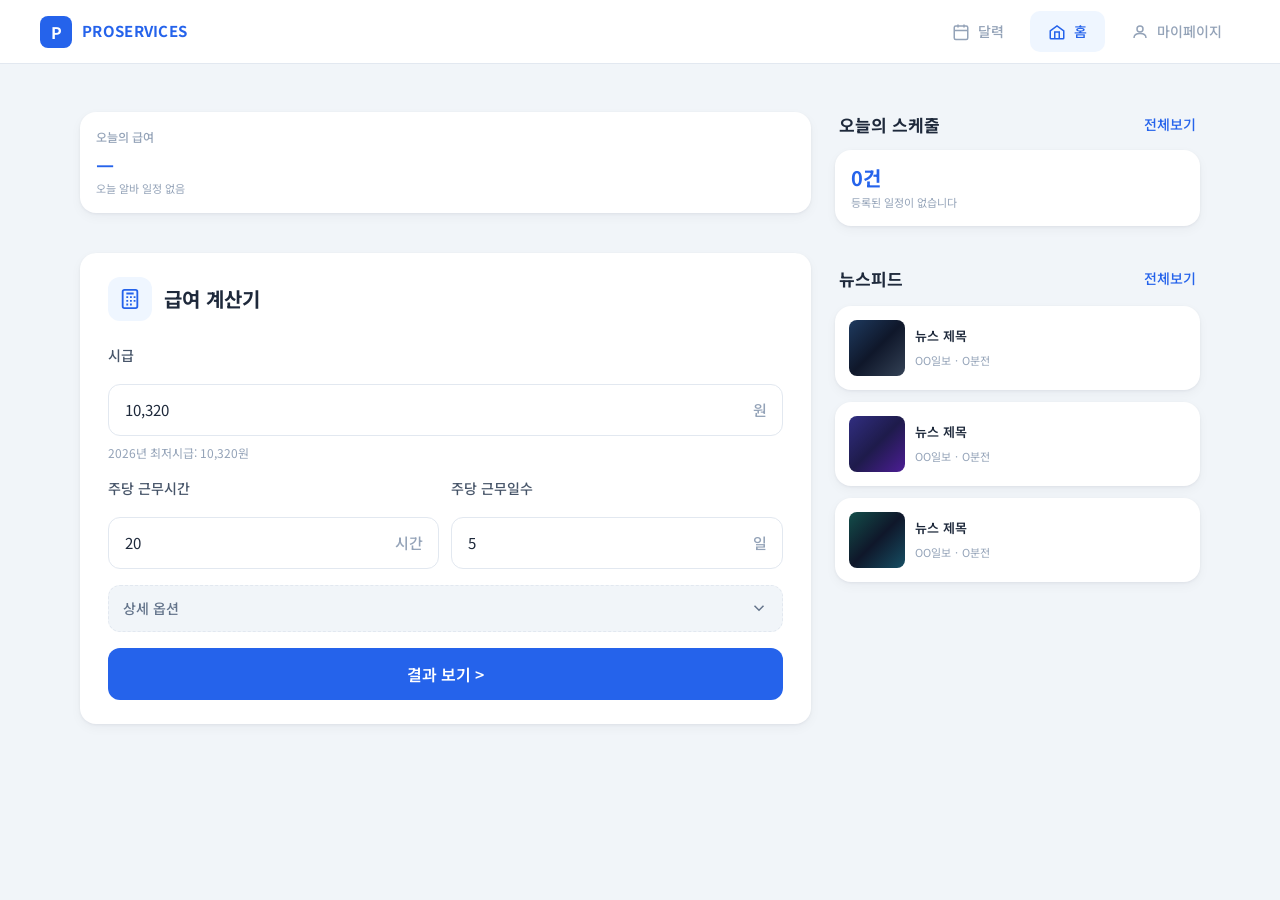
<file: main/index.html>
<!DOCTYPE html>
<html lang="ko">
<head>
  <meta charset="UTF-8">
  <meta name="viewport" content="width=device-width, initial-scale=1.0">
  <title>PROSERVICES — 급여 관리</title>
  <link rel="preconnect" href="https://fonts.googleapis.com">
  <link rel="preconnect" href="https://fonts.gstatic.com" crossorigin>
  <link href="https://fonts.googleapis.com/css2?family=Noto+Sans+KR:wght@400;500;600;700&display=swap" rel="stylesheet">
  <link rel="stylesheet" href="styles.css">
</head>
<body>
  <div class="app">
    <header class="header">
      <a href="#home" class="logo" data-view="home" aria-label="PROSERVICES 홈">
        <span class="logo-icon" aria-hidden="true">P</span>
        <span class="logo-name">PROSERVICES</span>
      </a>

      <button type="button" class="menu-btn" aria-label="메뉴 열기">
        <span class="menu-icon" aria-hidden="true"></span>
      </button>

      <nav class="top-nav" aria-label="주요 메뉴">
        <a href="#calendar" class="top-nav-link" data-view="calendar">
          <svg class="nav-icon" viewBox="0 0 24 24" fill="none" stroke="currentColor" stroke-width="2" aria-hidden="true">
            <rect x="3" y="4" width="18" height="18" rx="2"/>
            <path d="M16 2v4M8 2v4M3 10h18"/>
          </svg>
          달력
        </a>
        <a href="#home" class="top-nav-link active" data-view="home" aria-current="page">
          <svg class="nav-icon" viewBox="0 0 24 24" fill="none" stroke="currentColor" stroke-width="2" aria-hidden="true">
            <path d="M3 10.5 12 4l9 6.5V20a1 1 0 0 1-1 1H4a1 1 0 0 1-1-1v-9.5z"/>
            <path d="M9 21V12h6v9"/>
          </svg>
          홈
        </a>
        <a href="#mypage" class="top-nav-link" data-view="mypage">
          <svg class="nav-icon" viewBox="0 0 24 24" fill="none" stroke="currentColor" stroke-width="2" aria-hidden="true">
            <circle cx="12" cy="8" r="4"/>
            <path d="M4 20c0-4 3.6-6 8-6s8 2 8 6"/>
          </svg>
          마이페이지
        </a>
      </nav>
    </header>

    <main class="main">
      <section id="view-home" class="view view-home" data-view="home" aria-label="홈">
        <div class="view-home-layout">
          <div class="left-col">
            <a href="#calendar" class="summary-card card summary-card-link" id="today-pay-card" data-view="calendar">
              <p class="summary-label">오늘의 급여</p>
              <p id="today-pay-value" class="summary-value">—</p>
              <p id="today-pay-desc" class="summary-desc">오늘 알바 일정 없음</p>
            </a>

            <ul id="home-today-pay-list" class="home-pay-list" hidden aria-label="오늘 알바 급여 내역"></ul>

        <section class="pay-calc card" aria-labelledby="pay-calc-title">
          <div class="card-top">
            <div class="card-icon-box" aria-hidden="true">
              <svg class="card-icon" viewBox="0 0 24 24" fill="none" stroke="currentColor" stroke-width="2">
                <rect x="4" y="2" width="16" height="20" rx="2"/>
                <path d="M8 6h8M8 10h2M12 10h2M16 10h2M8 14h2M12 14h2M16 14h2M8 18h2M12 18h2"/>
              </svg>
            </div>
            <h1 id="pay-calc-title" class="card-title">급여 계산기</h1>
          </div>

          <form id="pay-calc-form" class="calc-form" novalidate>
            <div class="calc-field">
              <label class="calc-label" for="hourly-wage">시급</label>
              <div class="calc-input-box">
                <input
                  type="text"
                  id="hourly-wage"
                  name="hourlyWage"
                  class="calc-input"
                  value="10,320"
                  inputmode="numeric"
                  autocomplete="off"
                  required
                >
                <span class="calc-unit">원</span>
              </div>
              <p id="min-wage-notice" class="calc-hint">2026년 최저시급: 10,320원</p>
              <p id="min-wage-warning" class="calc-warning" hidden>최저시급(10,320원) 미만입니다.</p>
            </div>

            <div class="calc-row">
              <div class="calc-field">
                <label class="calc-label" for="weekly-hours">주당 근무시간</label>
                <div class="calc-input-box">
                  <input
                    type="text"
                    id="weekly-hours"
                    name="weeklyHours"
                    class="calc-input"
                    value="20"
                    inputmode="numeric"
                    autocomplete="off"
                    required
                  >
                  <span class="calc-unit">시간</span>
                </div>
              </div>
              <div class="calc-field">
                <label class="calc-label" for="weekly-days">주당 근무일수</label>
                <div class="calc-input-box">
                  <input
                    type="text"
                    id="weekly-days"
                    name="weeklyDays"
                    class="calc-input"
                    value="5"
                    inputmode="numeric"
                    autocomplete="off"
                    required
                  >
                  <span class="calc-unit">일</span>
                </div>
              </div>
            </div>

            <button
              type="button"
              id="calc-advanced-toggle"
              class="calc-advanced-toggle"
              aria-expanded="false"
              aria-controls="calc-advanced-panel"
            >
              <span>상세 옵션</span>
              <svg class="calc-toggle-icon" viewBox="0 0 24 24" fill="none" stroke="currentColor" stroke-width="2" aria-hidden="true">
                <path d="M6 9l6 6 6-6"/>
              </svg>
            </button>

            <div id="calc-advanced-panel" class="calc-advanced-panel" hidden>
            <div class="calc-row">
              <div class="calc-field">
                <label class="calc-label" for="overtime-hours">연장 근무 (주)</label>
                <div class="calc-input-box">
                  <input
                    type="text"
                    id="overtime-hours"
                    name="overtimeHours"
                    class="calc-input"
                    value="0"
                    inputmode="numeric"
                    autocomplete="off"
                  >
                  <span class="calc-unit">시간</span>
                </div>
              </div>
              <div class="calc-field">
                <label class="calc-label" for="night-hours">야간 근무 (주)</label>
                <div class="calc-input-box">
                  <input
                    type="text"
                    id="night-hours"
                    name="nightHours"
                    class="calc-input"
                    value="0"
                    inputmode="numeric"
                    autocomplete="off"
                  >
                  <span class="calc-unit">시간</span>
                </div>
              </div>
            </div>

            <div class="calc-field">
              <label class="calc-label" for="holiday-hours">휴일 근무 (주)</label>
              <div class="calc-input-box">
                <input
                  type="text"
                  id="holiday-hours"
                  name="holidayHours"
                  class="calc-input"
                  value="0"
                  inputmode="numeric"
                  autocomplete="off"
                >
                <span class="calc-unit">시간</span>
              </div>
            </div>

            <fieldset class="calc-fieldset">
              <legend class="calc-label">사업장 규모</legend>
              <div class="calc-radio-group">
                <label class="calc-radio">
                  <input type="radio" name="businessSize" value="under5" checked>
                  <span>5인 미만</span>
                </label>
                <label class="calc-radio">
                  <input type="radio" name="businessSize" value="over5">
                  <span>5인 이상</span>
                </label>
              </div>
            </fieldset>

            <fieldset class="calc-fieldset">
              <legend class="calc-label">공제 방식</legend>
              <div class="calc-radio-group">
                <label class="calc-radio">
                  <input type="radio" name="deductionType" value="withholding" checked>
                  <span>3.3% 원천징수</span>
                </label>
                <label class="calc-radio">
                  <input type="radio" name="deductionType" value="insurance">
                  <span>4대보험</span>
                </label>
              </div>
            </fieldset>
            </div>

            <button type="submit" class="calc-btn">결과 보기 &gt;</button>
          </form>
        </section>

        <div class="empty-box empty-extra" aria-label="추가 기능 영역" hidden></div>
          </div>

          <aside class="home-sidebar">
            <section class="home-schedule" aria-labelledby="home-schedule-heading">
              <div class="home-schedule-top">
                <h2 id="home-schedule-heading" class="home-schedule-h2">오늘의 스케줄</h2>
                <a href="#calendar" class="home-schedule-all" data-view="calendar">전체보기</a>
              </div>

              <article class="summary-card card" id="today-schedule-card">
                <p id="today-schedule-value" class="summary-value">0건</p>
                <p id="today-schedule-desc" class="summary-desc">등록된 일정이 없습니다</p>
              </article>

              <ul id="home-today-schedules" class="home-schedule-list" hidden></ul>
            </section>

      <section class="news" aria-labelledby="news-heading">
        <div class="news-top">
          <h2 id="news-heading" class="news-h2">뉴스피드</h2>
          <a href="#" class="news-all">전체보기</a>
        </div>

        <ul class="news-list">
          <li>
            <article class="news-card card">
              <div class="news-img news-img-1" role="img" aria-label="뉴스 썸네일"></div>
              <div class="news-body">
                <h3 class="news-name">뉴스 제목</h3>
                <div class="news-info">
                  <div class="news-from">OO일보</div>
                  <div class="news-when">O분전</div>
                </div>
              </div>
            </article>
          </li>
          <li>
            <article class="news-card card">
              <div class="news-img news-img-2" role="img" aria-label="뉴스 썸네일"></div>
              <div class="news-body">
                <h3 class="news-name">뉴스 제목</h3>
                <div class="news-info">
                  <div class="news-from">OO일보</div>
                  <div class="news-when">O분전</div>
                </div>
              </div>
            </article>
          </li>
          <li>
            <article class="news-card card">
              <div class="news-img news-img-3" role="img" aria-label="뉴스 썸네일"></div>
              <div class="news-body">
                <h3 class="news-name">뉴스 제목</h3>
                <div class="news-info">
                  <div class="news-from">OO일보</div>
                  <div class="news-when">O분전</div>
                </div>
              </div>
            </article>
          </li>
        </ul>
      </section>
          </aside>
        </div>
      </section>

      <section id="view-calendar" class="view view-page" data-view="calendar" hidden aria-label="달력">
        <header class="page-header">
          <h1 class="page-title">스케줄 달력</h1>
          <p class="page-desc">알바·개인 일정·할 일을 한곳에서 관리합니다.</p>
        </header>

        <div class="calendar-card card">
          <div class="calendar-toolbar">
            <button type="button" id="cal-prev" class="cal-nav-btn" aria-label="이전 달">&lsaquo;</button>
            <h2 id="cal-month-label" class="cal-month-label">2026년 5월</h2>
            <button type="button" id="cal-next" class="cal-nav-btn" aria-label="다음 달">&rsaquo;</button>
            <button type="button" id="cal-today" class="cal-today-btn">오늘</button>
          </div>

          <div class="calendar-weekdays" aria-hidden="true">
            <span>일</span><span>월</span><span>화</span><span>수</span><span>목</span><span>금</span><span>토</span>
          </div>
          <div id="calendar-grid" class="calendar-grid" role="grid" aria-label="월별 달력"></div>
        </div>

        <div class="schedule-panel card">
          <div class="schedule-panel-top">
            <h3 id="selected-date-label" class="schedule-panel-title">일정</h3>
            <button type="button" id="add-schedule-btn" class="schedule-add-btn">+ 일정 추가</button>
          </div>
          <ul id="schedule-list" class="schedule-list"></ul>
        </div>
      </section>

      <section id="view-mypage" class="view view-page" data-view="mypage" hidden aria-label="마이페이지">
        <header class="page-header">
          <h1 class="page-title">마이페이지</h1>
          <p class="page-desc">내 근무 정보와 설정을 관리합니다.</p>
        </header>

        <div class="profile-card card">
          <div class="profile-avatar" aria-hidden="true">U</div>
          <div class="profile-info">
            <p class="profile-name">게스트</p>
            <p class="profile-meta">로그인 기능은 추후 제공 예정</p>
          </div>
        </div>

        <ul class="menu-list">
          <li>
            <button type="button" class="menu-item card" disabled>
              <span>내 시급 · 근무 정보</span>
              <span class="menu-badge">준비 중</span>
            </button>
          </li>
          <li>
            <button type="button" class="menu-item card" disabled>
              <span>알림 설정</span>
              <span class="menu-badge">준비 중</span>
            </button>
          </li>
          <li>
            <button type="button" class="menu-item card" disabled>
              <span>저장된 계산 기록</span>
              <span class="menu-badge">준비 중</span>
            </button>
          </li>
        </ul>
      </section>
    </main>

    <nav class="tab-bar" aria-label="하단 메뉴">
      <a href="#calendar" class="tab-link" data-view="calendar">
        <svg class="tab-icon" viewBox="0 0 24 24" fill="none" stroke="currentColor" stroke-width="2" aria-hidden="true">
          <rect x="3" y="4" width="18" height="18" rx="2"/>
          <path d="M16 2v4M8 2v4M3 10h18"/>
        </svg>
        <span>달력</span>
      </a>
      <a href="#home" class="tab-link active" data-view="home" aria-current="page">
        <svg class="tab-icon" viewBox="0 0 24 24" fill="none" stroke="currentColor" stroke-width="2" aria-hidden="true">
          <path d="M3 10.5 12 4l9 6.5V20a1 1 0 0 1-1 1H4a1 1 0 0 1-1-1v-9.5z"/>
          <path d="M9 21V12h6v9"/>
        </svg>
        <span>홈</span>
      </a>
      <a href="#mypage" class="tab-link" data-view="mypage">
        <svg class="tab-icon" viewBox="0 0 24 24" fill="none" stroke="currentColor" stroke-width="2" aria-hidden="true">
          <circle cx="12" cy="8" r="4"/>
          <path d="M4 20c0-4 3.6-6 8-6s8 2 8 6"/>
        </svg>
        <span>마이페이지</span>
      </a>
    </nav>
  </div>

  <div id="result-modal" class="modal" hidden aria-hidden="true">
    <div class="modal-backdrop" data-close-modal></div>
    <div
      class="modal-panel"
      role="dialog"
      aria-modal="true"
      aria-labelledby="modal-title"
    >
      <div class="modal-header">
        <h2 id="modal-title" class="modal-title">급여 계산 결과</h2>
        <button type="button" class="modal-close" data-close-modal aria-label="닫기">&times;</button>
      </div>

      <div class="modal-body">
        <p class="modal-net-label">예상 실수령액 (세후)</p>
        <p id="modal-net-pay" class="modal-net-pay">0원</p>

        <p class="modal-gross">
          세전 <strong id="modal-gross-pay">0원</strong>
        </p>

        <dl id="modal-breakdown" class="modal-breakdown"></dl>

        <div class="modal-conditions">
          <h3 class="modal-subtitle">계산 조건</h3>
          <ul id="modal-conditions" class="modal-condition-list"></ul>
        </div>

        <p id="modal-notes" class="modal-notes"></p>
      </div>

      <div class="modal-footer">
        <button type="button" class="modal-btn" data-close-modal>확인</button>
      </div>
    </div>
  </div>

  <div id="schedule-modal" class="modal" hidden aria-hidden="true">
    <div class="modal-backdrop" data-close-schedule-modal></div>
    <div class="modal-panel" role="dialog" aria-modal="true" aria-labelledby="schedule-modal-title">
      <div class="modal-header">
        <h2 id="schedule-modal-title" class="modal-title">일정 추가</h2>
        <button type="button" class="modal-close" data-close-schedule-modal aria-label="닫기">&times;</button>
      </div>

      <form id="schedule-form" class="schedule-form modal-body">
        <input type="hidden" id="schedule-id" name="id">

        <div class="calc-field">
          <label class="calc-label" for="schedule-type">유형</label>
          <select id="schedule-type" name="type" class="schedule-select">
            <option value="work">알바</option>
            <option value="personal">개인 일정</option>
            <option value="todo">할 일</option>
          </select>
        </div>

        <div class="calc-field">
          <label class="calc-label" for="schedule-title">제목</label>
          <input type="text" id="schedule-title" name="title" class="calc-input schedule-text-input" placeholder="예: 카페 알바" required maxlength="40">
        </div>

        <div id="schedule-date-row" class="calc-row">
          <div class="calc-field">
            <label class="calc-label" for="schedule-date" id="schedule-date-label">날짜</label>
            <input type="date" id="schedule-date" name="date" class="calc-input schedule-text-input" required>
          </div>
          <div class="calc-field" id="schedule-end-date-field" hidden>
            <label class="calc-label" for="schedule-end-date">종료일</label>
            <input type="date" id="schedule-end-date" name="endDate" class="calc-input schedule-text-input">
          </div>
        </div>

        <div class="calc-row schedule-time-row">
          <div class="calc-field">
            <label class="calc-label" for="schedule-start">시작</label>
            <input type="time" id="schedule-start" name="startTime" class="calc-input schedule-text-input">
          </div>
          <div class="calc-field">
            <label class="calc-label" for="schedule-end">종료</label>
            <input type="time" id="schedule-end" name="endTime" class="calc-input schedule-text-input">
          </div>
        </div>
        <p class="calc-hint schedule-time-hint">종료가 시작보다 이르면 <strong>익일 퇴근</strong>으로 계산됩니다 (예: 18:00 → 03:00 = 9시간)</p>

        <div id="schedule-wage-field" class="calc-field">
          <label class="calc-label" for="schedule-wage">시급 (선택)</label>
          <div class="calc-input-box">
            <input type="text" id="schedule-wage" name="hourlyWage" class="calc-input" inputmode="numeric" placeholder="비우면 10,320원">
            <span class="calc-unit">원</span>
          </div>
          <p class="calc-hint">미입력 시 2026년 최저시급(10,320원)으로 자동 계산됩니다</p>
        </div>

        <div class="calc-field">
          <label class="calc-label" for="schedule-memo">메모 (선택)</label>
          <input type="text" id="schedule-memo" name="memo" class="calc-input schedule-text-input" placeholder="메모를 입력하세요" maxlength="80">
        </div>

        <div class="schedule-form-actions">
          <button type="button" id="schedule-delete-btn" class="schedule-delete-btn" hidden>삭제</button>
          <button type="submit" class="modal-btn schedule-save-btn">저장</button>
        </div>
      </form>
    </div>
  </div>

  <script src="app.js"></script>
  <script src="calendar.js"></script>
</body>
</html>
</file>
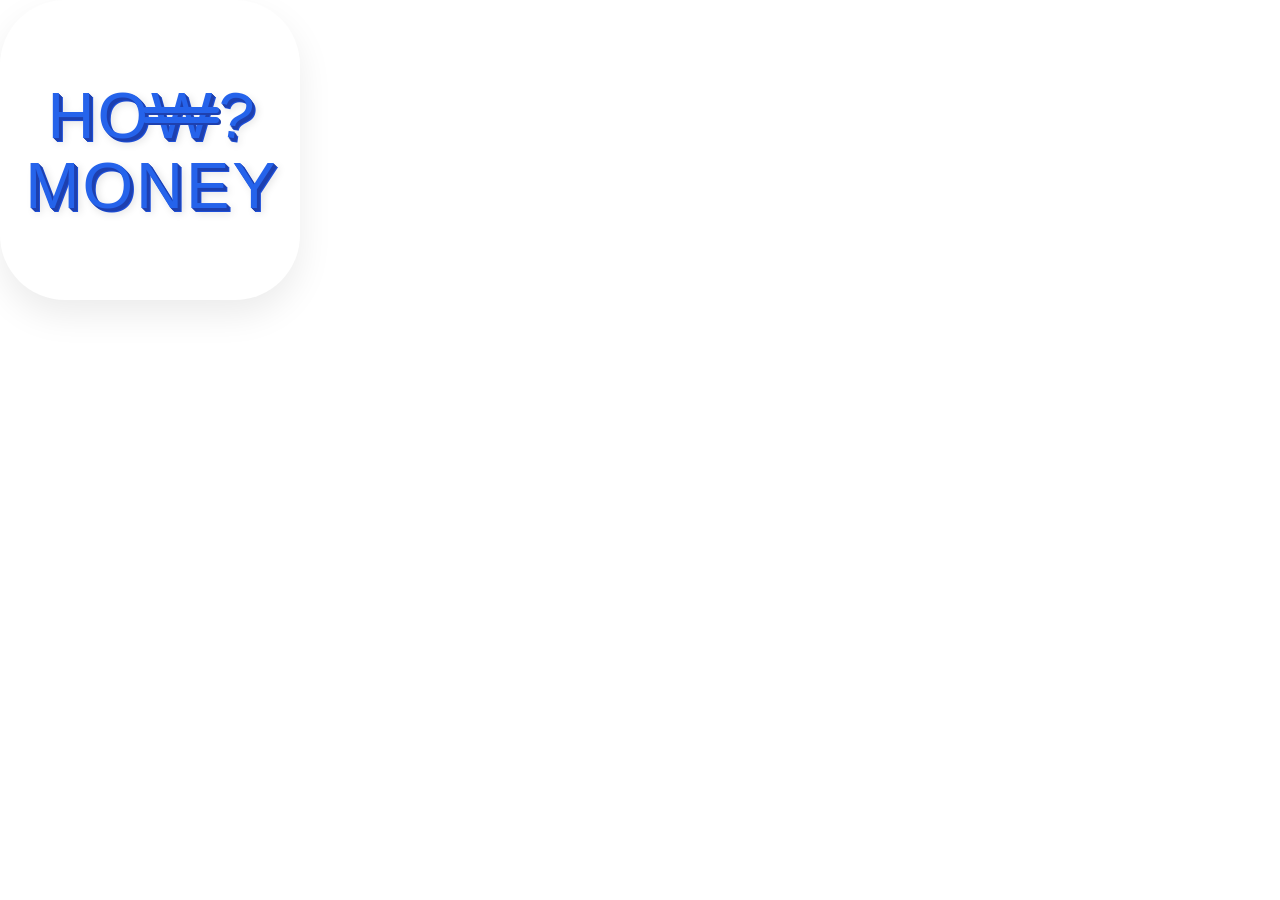
<file: logo-export.html>
<!DOCTYPE html>
<html lang="ko">
<head>
  <meta charset="UTF-8">
  <meta name="viewport" content="width=device-width, initial-scale=1.0">
  <title>How? Money Logo Export</title>
  <style>
    * { margin: 0; padding: 0; box-sizing: border-box; }

    body {
      width: 300px;
      height: 300px;
      background-color: #ffffff;
      display: flex;
      justify-content: center;
      align-items: center;
      font-family: "Arial Black", Impact, sans-serif;
      overflow: hidden;
    }

    .app-icon {
      width: 300px;
      height: 300px;
      background-color: #ffffff;
      border-radius: 65px;
      display: flex;
      justify-content: center;
      align-items: center;
      box-shadow: 0 15px 35px rgba(0, 0, 0, 0.08);
    }

    .logo-content {
      display: flex;
      flex-direction: column;
      align-items: center;
      gap: 5px;
      text-align: center;
    }

    .line {
      display: flex;
      justify-content: center;
      align-items: center;
      gap: 4px;
      text-transform: uppercase;
    }

    .balloon-text {
      font-size: 65px;
      color: #2563eb;
      letter-spacing: -1px;
      position: relative;
      display: inline-block;
      line-height: 1;
      text-shadow:
        1px 1px 0 #1e40af,
        2px 2px 0 #1e40af,
        3px 3px 0 #1e40af,
        4px 4px 0 #1d4ed8,
        5px 5px 8px rgba(0, 0, 0, 0.15);
    }

    .question-mark {
      transform: rotate(8deg);
      margin-left: 2px;
    }

    .w-money {
      position: relative;
      display: inline-block;
    }

    .w-money::before,
    .w-money::after {
      content: "";
      position: absolute;
      left: -8px;
      right: -8px;
      height: 6px;
      background: #2563eb;
      border-radius: 3px;
      z-index: 2;
      box-shadow:
        1px 1px 0 #1e40af,
        2px 2px 0 #1e40af;
    }

    .w-money::before { top: 38%; }
    .w-money::after { top: 53%; }

    .w-money span {
      position: relative;
      z-index: 1;
    }
  </style>
</head>
<body>
  <div class="app-icon">
    <div class="logo-content">
      <div class="line">
        <span class="balloon-text">H</span>
        <span class="balloon-text">O</span>
        <span class="balloon-text w-money"><span>W</span></span>
        <span class="balloon-text question-mark">?</span>
      </div>
      <div class="line">
        <span class="balloon-text">M</span>
        <span class="balloon-text">O</span>
        <span class="balloon-text">N</span>
        <span class="balloon-text">E</span>
        <span class="balloon-text">Y</span>
      </div>
    </div>
  </div>
</body>
</html>
</file>
<file: main/styles.css>
:root {
  --color-primary: #2563eb;
  --color-primary-dark: #1d4ed8;
  --color-primary-light: #eff6ff;
  --color-text: #1e293b;
  --color-text-muted: #94a3b8;
  --color-border: #e2e8f0;
  --color-bg: #f1f5f9;
  --color-white: #ffffff;
  --shadow-card: 0 1px 3px rgba(15, 23, 42, 0.06), 0 4px 12px rgba(15, 23, 42, 0.04);
  --radius-card: 16px;
  --radius-input: 12px;
  --font: "Noto Sans KR", -apple-system, BlinkMacSystemFont, "Segoe UI", sans-serif;
  --header-h: 56px;
  --tab-h: 64px;
  --max-mobile: 480px;
  --max-desktop: 1280px;
}

*,
*::before,
*::after {
  box-sizing: border-box;
}

html {
  -webkit-text-size-adjust: 100%;
}

body {
  margin: 0;
  font-family: var(--font);
  font-size: 15px;
  line-height: 1.5;
  color: var(--color-text);
  background: var(--color-bg);
}

a {
  color: inherit;
  text-decoration: none;
}

ul {
  margin: 0;
  padding: 0;
  list-style: none;
}

button,
input {
  font: inherit;
}

/* ---- 앱 / 헤더 ---- */

.app {
  min-height: 100dvh;
  display: flex;
  flex-direction: column;
  max-width: var(--max-mobile);
  margin: 0 auto;
  background: var(--color-bg);
}

.header {
  position: sticky;
  top: 0;
  z-index: 100;
  display: flex;
  align-items: center;
  justify-content: space-between;
  height: var(--header-h);
  padding: 0 20px;
  background: var(--color-white);
  border-bottom: 1px solid var(--color-border);
}

.logo {
  display: flex;
  align-items: center;
  gap: 10px;
}

.logo-icon {
  display: flex;
  align-items: center;
  justify-content: center;
  width: 32px;
  height: 32px;
  border-radius: 8px;
  background: var(--color-primary);
  color: var(--color-white);
  font-size: 16px;
  font-weight: 700;
  line-height: 1;
}

.logo-name {
  font-size: 15px;
  font-weight: 700;
  letter-spacing: 0.02em;
  color: var(--color-primary);
}

.menu-btn {
  display: flex;
  align-items: center;
  justify-content: center;
  width: 40px;
  height: 40px;
  padding: 0;
  border: none;
  background: transparent;
  cursor: pointer;
}

.menu-icon {
  display: block;
  width: 22px;
  height: 2px;
  background: #64748b;
  border-radius: 1px;
  position: relative;
}

.menu-icon::before,
.menu-icon::after {
  content: "";
  position: absolute;
  left: 0;
  width: 22px;
  height: 2px;
  background: #64748b;
  border-radius: 1px;
}

.menu-icon::before {
  top: -7px;
}

.menu-icon::after {
  top: 7px;
}

.top-nav {
  display: none;
}

/* ---- 메인 / 왼쪽 열 ---- */

.main {
  flex: 1;
  padding: 20px 16px calc(var(--tab-h) + 24px);
}

.view[hidden] {
  display: none !important;
}

.view-home {
  display: flex;
  flex-direction: column;
  gap: 20px;
}

.view-home-layout {
  display: flex;
  flex-direction: column;
  gap: 28px;
}

.home-sidebar {
  display: flex;
  flex-direction: column;
  gap: 28px;
  min-width: 0;
}

.home-schedule {
  display: flex;
  flex-direction: column;
  gap: 12px;
}

.home-schedule-top {
  display: flex;
  align-items: center;
  justify-content: space-between;
  padding: 0 4px;
}

.home-schedule-h2 {
  margin: 0;
  font-size: 17px;
  font-weight: 700;
}

.home-schedule-all {
  font-size: 14px;
  font-weight: 500;
  color: var(--color-primary);
}

.home-schedule-all:hover {
  text-decoration: underline;
}

#today-schedule-card .summary-value {
  margin-top: 0;
}

.summary-label {
  margin: 0 0 6px;
  font-size: 12px;
  font-weight: 500;
  color: var(--color-text-muted);
}

.summary-value {
  margin: 0 0 4px;
  font-size: 20px;
  font-weight: 700;
  color: var(--color-primary);
  line-height: 1.2;
}

.summary-desc {
  margin: 0;
  font-size: 11px;
  color: var(--color-text-muted);
}

.summary-card {
  padding: 16px;
}

.summary-card-link {
  display: block;
  color: inherit;
  transition: box-shadow 0.15s, transform 0.15s;
}

.summary-card-link:hover {
  box-shadow: 0 4px 16px rgba(15, 23, 42, 0.08);
  transform: translateY(-1px);
}

.home-pay-list,
.home-schedule-list {
  display: flex;
  flex-direction: column;
  gap: 8px;
}

.home-pay-list .home-pay-item {
  display: flex;
  align-items: center;
  justify-content: space-between;
  gap: 12px;
  padding: 12px 14px;
  border-radius: var(--radius-input);
  background: var(--color-white);
  box-shadow: var(--shadow-card);
}

.home-pay-item-main {
  min-width: 0;
}

.home-pay-item-title {
  margin: 0 0 4px;
  font-size: 14px;
  font-weight: 600;
}

.home-pay-item-meta {
  margin: 0;
  font-size: 12px;
  color: var(--color-text-muted);
}

.home-pay-item-amount {
  flex-shrink: 0;
  font-size: 15px;
  font-weight: 700;
  color: var(--color-primary);
}

.home-pay-list .schedule-item,
.home-schedule-list .schedule-item {
  padding: 12px 14px;
}

.home-schedule-more {
  padding: 0 4px;
  font-size: 12px;
  color: var(--color-text-muted);
}

.view-page {
  display: flex;
  flex-direction: column;
  gap: 16px;
}

.page-header {
  padding: 0 4px;
}

.page-title {
  margin: 0 0 6px;
  font-size: 22px;
  font-weight: 700;
}

.page-desc {
  margin: 0;
  font-size: 14px;
  color: var(--color-text-muted);
}

.page-card {
  padding: 32px 24px;
}

.empty-state {
  display: flex;
  flex-direction: column;
  align-items: center;
  text-align: center;
  gap: 12px;
}

.empty-state-icon {
  display: flex;
  align-items: center;
  justify-content: center;
  width: 56px;
  height: 56px;
  border-radius: 14px;
  background: var(--color-primary-light);
  color: var(--color-primary);
}

.empty-state-icon svg {
  width: 28px;
  height: 28px;
}

.empty-state-title {
  margin: 0;
  font-size: 17px;
  font-weight: 700;
}

.empty-state-text {
  margin: 0;
  max-width: 260px;
  font-size: 14px;
  color: var(--color-text-muted);
  line-height: 1.5;
}

.profile-card {
  display: flex;
  align-items: center;
  gap: 14px;
  padding: 20px;
}

.profile-avatar {
  display: flex;
  align-items: center;
  justify-content: center;
  width: 52px;
  height: 52px;
  border-radius: 50%;
  background: var(--color-primary-light);
  color: var(--color-primary);
  font-size: 20px;
  font-weight: 700;
  flex-shrink: 0;
}

.profile-name {
  margin: 0 0 4px;
  font-size: 17px;
  font-weight: 700;
}

.profile-meta {
  margin: 0;
  font-size: 13px;
  color: var(--color-text-muted);
}

.menu-list {
  display: flex;
  flex-direction: column;
  gap: 10px;
}

.menu-item {
  display: flex;
  align-items: center;
  justify-content: space-between;
  width: 100%;
  padding: 16px 18px;
  border: none;
  text-align: left;
  font-size: 15px;
  font-weight: 500;
  color: var(--color-text);
  cursor: not-allowed;
  opacity: 0.72;
}

.menu-badge {
  font-size: 12px;
  font-weight: 600;
  color: var(--color-text-muted);
}

/* ---- 스케줄 달력 ---- */

.calendar-card {
  padding: 18px 16px 20px;
}

.calendar-toolbar {
  display: flex;
  align-items: center;
  gap: 8px;
  margin-bottom: 16px;
}

.cal-month-label {
  flex: 1;
  margin: 0;
  font-size: 18px;
  font-weight: 700;
  text-align: center;
}

.cal-nav-btn,
.cal-today-btn {
  border: 1px solid var(--color-border);
  background: var(--color-white);
  color: var(--color-text);
  border-radius: 10px;
  cursor: pointer;
}

.cal-nav-btn {
  width: 36px;
  height: 36px;
  font-size: 20px;
  line-height: 1;
}

.cal-today-btn {
  padding: 8px 12px;
  font-size: 13px;
  font-weight: 600;
}

.cal-nav-btn:hover,
.cal-today-btn:hover {
  border-color: var(--color-primary);
  color: var(--color-primary);
  background: var(--color-primary-light);
}

.calendar-weekdays,
.calendar-grid {
  display: grid;
  grid-template-columns: repeat(7, 1fr);
  gap: 6px;
}

.calendar-weekdays {
  margin-bottom: 8px;
}

.calendar-weekdays span {
  text-align: center;
  font-size: 12px;
  font-weight: 600;
  color: var(--color-text-muted);
}

.calendar-cell {
  aspect-ratio: 1;
  min-height: 44px;
  border: 1px solid transparent;
  border-radius: 12px;
  background: var(--color-bg);
  color: var(--color-text);
  display: flex;
  flex-direction: column;
  align-items: center;
  justify-content: center;
  gap: 4px;
  padding: 4px;
  cursor: pointer;
  transition: border-color 0.15s, background 0.15s, box-shadow 0.15s;
}

.calendar-cell-empty {
  background: transparent;
  cursor: default;
}

.calendar-cell:hover:not(.calendar-cell-empty) {
  border-color: var(--color-primary-light);
  background: var(--color-primary-light);
}

.calendar-cell.is-today .calendar-day {
  color: var(--color-primary);
  font-weight: 700;
}

.calendar-cell.is-selected {
  border-color: var(--color-primary);
  background: var(--color-primary-light);
  box-shadow: inset 0 0 0 1px var(--color-primary);
}

.calendar-day {
  font-size: 14px;
  font-weight: 500;
  line-height: 1;
}

.calendar-dots {
  display: flex;
  gap: 3px;
}

.calendar-dot {
  width: 5px;
  height: 5px;
  border-radius: 50%;
}

.calendar-dot-work {
  background: #2563eb;
}

.calendar-dot-personal {
  background: #7c3aed;
}

.calendar-dot-todo {
  background: #059669;
}

.schedule-panel {
  padding: 18px 16px 20px;
}

.schedule-panel-top {
  display: flex;
  align-items: center;
  justify-content: space-between;
  gap: 12px;
  margin-bottom: 14px;
}

.schedule-panel-title {
  margin: 0;
  font-size: 16px;
  font-weight: 700;
}

.schedule-add-btn {
  border: none;
  border-radius: 10px;
  padding: 10px 14px;
  background: var(--color-primary);
  color: var(--color-white);
  font-size: 13px;
  font-weight: 600;
  cursor: pointer;
  white-space: nowrap;
}

.schedule-add-btn:hover {
  background: var(--color-primary-dark);
}

.schedule-list {
  display: flex;
  flex-direction: column;
  gap: 10px;
}

.schedule-empty {
  padding: 24px 12px;
  text-align: center;
  font-size: 14px;
  color: var(--color-text-muted);
}

.schedule-item {
  display: flex;
  align-items: flex-start;
  justify-content: space-between;
  gap: 12px;
  padding: 14px;
  border-radius: var(--radius-input);
  background: var(--color-bg);
  border-left: 4px solid var(--color-border);
}

.schedule-item-work {
  border-left-color: #2563eb;
}

.schedule-item-personal {
  border-left-color: #7c3aed;
}

.schedule-item-todo {
  border-left-color: #059669;
}

.schedule-item.is-completed .schedule-item-title {
  text-decoration: line-through;
  color: var(--color-text-muted);
}

.schedule-item-main {
  min-width: 0;
}

.schedule-type-badge {
  display: inline-block;
  margin-bottom: 6px;
  padding: 2px 8px;
  border-radius: 999px;
  background: var(--color-white);
  font-size: 11px;
  font-weight: 600;
  color: #64748b;
}

.schedule-item-title {
  margin: 0 0 4px;
  font-size: 15px;
  font-weight: 600;
}

.schedule-item-meta {
  margin: 0;
  font-size: 12px;
  color: var(--color-text-muted);
  line-height: 1.45;
}

.schedule-item-actions {
  display: flex;
  flex-shrink: 0;
  gap: 6px;
}

.schedule-action-btn {
  border: 1px solid var(--color-border);
  border-radius: 8px;
  padding: 6px 10px;
  background: var(--color-white);
  font-size: 12px;
  font-weight: 600;
  color: #64748b;
  cursor: pointer;
}

.schedule-action-btn:hover {
  border-color: var(--color-primary);
  color: var(--color-primary);
}

.schedule-form {
  padding-top: 0;
}

.schedule-select,
.schedule-text-input {
  width: 100%;
  height: 52px;
  padding: 0 16px;
  border: 1px solid var(--color-border);
  border-radius: var(--radius-input);
  background: var(--color-white);
  color: var(--color-text);
  outline: none;
}

.schedule-select:focus,
.schedule-text-input:focus {
  border-color: var(--color-primary);
}

.schedule-form-actions {
  display: flex;
  gap: 10px;
  margin-top: 8px;
}

.schedule-delete-btn {
  flex: 1;
  height: 48px;
  border: 1px solid #fecaca;
  border-radius: var(--radius-input);
  background: #fff;
  color: #dc2626;
  font-size: 15px;
  font-weight: 600;
  cursor: pointer;
}

.schedule-time-hint {
  margin: -4px 0 0;
}

.schedule-time-hint strong {
  color: var(--color-primary);
  font-weight: 600;
}

.schedule-item.is-overnight .schedule-type-badge::after {
  content: " · 익일";
  color: var(--color-primary);
}

.left-col {
  display: flex;
  flex-direction: column;
  gap: 16px;
}

/* ---- 카드 공통 ---- */

.card {
  background: var(--color-white);
  border-radius: var(--radius-card);
  box-shadow: var(--shadow-card);
}

.card-top {
  display: flex;
  align-items: center;
  gap: 12px;
  margin-bottom: 24px;
}

.card-icon-box {
  display: flex;
  align-items: center;
  justify-content: center;
  width: 44px;
  height: 44px;
  border-radius: 12px;
  background: var(--color-primary-light);
  color: var(--color-primary);
  flex-shrink: 0;
}

.card-icon {
  width: 22px;
  height: 22px;
}

.card-title {
  margin: 0;
  font-size: 18px;
  font-weight: 700;
  color: var(--color-text);
}

/* ---- 급여 계산기 ---- */

.pay-calc {
  padding: 24px 20px;
  width: 100%;
}

.calc-label {
  display: block;
  margin-bottom: 10px;
  font-size: 14px;
  font-weight: 500;
  color: #475569;
}

.calc-input-box {
  position: relative;
}

.calc-form .calc-input-box {
  margin-bottom: 0;
}

.calc-input {
  width: 100%;
  height: 52px;
  padding: 0 48px 0 16px;
  border: 1px solid var(--color-border);
  border-radius: var(--radius-input);
  background: var(--color-white);
  color: var(--color-text);
  outline: none;
  transition: border-color 0.15s;
}

.calc-input::placeholder {
  color: #cbd5e1;
}

.calc-input:focus {
  border-color: var(--color-primary);
}

.calc-unit {
  position: absolute;
  right: 16px;
  top: 50%;
  transform: translateY(-50%);
  font-size: 15px;
  font-weight: 500;
  color: var(--color-text-muted);
  pointer-events: none;
}

.calc-btn {
  width: 100%;
  height: 52px;
  border: none;
  border-radius: var(--radius-input);
  background: var(--color-primary);
  color: var(--color-white);
  font-size: 16px;
  font-weight: 600;
  cursor: pointer;
  transition: background 0.15s;
}

.calc-btn:hover {
  background: var(--color-primary-dark);
}

.calc-form {
  display: flex;
  flex-direction: column;
  gap: 16px;
}

.calc-advanced-toggle {
  display: flex;
  align-items: center;
  justify-content: space-between;
  width: 100%;
  padding: 12px 14px;
  border: 1px dashed var(--color-border);
  border-radius: var(--radius-input);
  background: var(--color-bg);
  color: #64748b;
  font-size: 14px;
  font-weight: 500;
  cursor: pointer;
  transition: border-color 0.15s, color 0.15s, background 0.15s;
}

.calc-advanced-toggle:hover {
  border-color: var(--color-primary);
  color: var(--color-primary);
  background: var(--color-primary-light);
}

.calc-advanced-toggle[aria-expanded="true"] {
  border-style: solid;
  border-color: var(--color-primary-light);
  color: var(--color-primary);
  background: var(--color-primary-light);
}

.calc-toggle-icon {
  width: 18px;
  height: 18px;
  flex-shrink: 0;
  transition: transform 0.2s ease;
}

.calc-advanced-toggle[aria-expanded="true"] .calc-toggle-icon {
  transform: rotate(180deg);
}

.calc-advanced-panel {
  display: flex;
  flex-direction: column;
  gap: 16px;
}

.calc-advanced-panel[hidden] {
  display: none;
}

.calc-field {
  display: flex;
  flex-direction: column;
  gap: 8px;
}

.calc-row {
  display: grid;
  grid-template-columns: 1fr 1fr;
  gap: 12px;
}

.calc-fieldset {
  margin: 0;
  padding: 0;
  border: none;
}

.calc-fieldset .calc-label {
  margin-bottom: 10px;
}

.calc-radio-group {
  display: flex;
  flex-wrap: wrap;
  gap: 10px;
}

.calc-radio {
  display: inline-flex;
  align-items: center;
  gap: 8px;
  padding: 10px 14px;
  border: 1px solid var(--color-border);
  border-radius: var(--radius-input);
  background: var(--color-white);
  font-size: 14px;
  cursor: pointer;
  transition: border-color 0.15s, background 0.15s;
}

.calc-radio:has(input:checked) {
  border-color: var(--color-primary);
  background: var(--color-primary-light);
  color: var(--color-primary);
}

.calc-radio input {
  margin: 0;
  accent-color: var(--color-primary);
}

.calc-hint {
  margin: 0;
  font-size: 12px;
  color: var(--color-text-muted);
}

.calc-warning {
  margin: 0;
  font-size: 12px;
  font-weight: 600;
  color: #dc2626;
}

/* ---- 결과 모달 ---- */

.modal {
  position: fixed;
  inset: 0;
  z-index: 200;
  display: flex;
  align-items: center;
  justify-content: center;
  padding: 20px 16px;
}

.modal[hidden] {
  display: none;
}

.modal-backdrop {
  position: absolute;
  inset: 0;
  background: rgba(15, 23, 42, 0.45);
}

.modal-panel {
  position: relative;
  width: 100%;
  max-width: 420px;
  max-height: calc(100dvh - 40px);
  overflow: auto;
  background: var(--color-white);
  border-radius: var(--radius-card);
  box-shadow: 0 20px 40px rgba(15, 23, 42, 0.18);
}

.modal-header {
  display: flex;
  align-items: center;
  justify-content: space-between;
  gap: 12px;
  padding: 20px 20px 0;
}

.modal-title {
  margin: 0;
  font-size: 18px;
  font-weight: 700;
}

.modal-close {
  display: flex;
  align-items: center;
  justify-content: center;
  width: 36px;
  height: 36px;
  border: none;
  border-radius: 8px;
  background: transparent;
  color: var(--color-text-muted);
  font-size: 24px;
  line-height: 1;
  cursor: pointer;
}

.modal-close:hover {
  background: var(--color-bg);
  color: var(--color-text);
}

.modal-body {
  padding: 20px;
}

.modal-net-label {
  margin: 0 0 6px;
  font-size: 13px;
  font-weight: 500;
  color: var(--color-text-muted);
  text-align: center;
}

.modal-net-pay {
  margin: 0 0 12px;
  font-size: clamp(28px, 8vw, 36px);
  font-weight: 700;
  color: var(--color-primary);
  text-align: center;
  line-height: 1.2;
}

.modal-gross {
  margin: 0 0 20px;
  font-size: 14px;
  color: var(--color-text-muted);
  text-align: center;
}

.modal-gross strong {
  color: var(--color-text);
  font-weight: 600;
}

.modal-breakdown {
  margin: 0 0 20px;
  padding: 16px;
  border-radius: var(--radius-input);
  background: var(--color-bg);
}

.modal-breakdown dt {
  float: left;
  clear: left;
  margin: 0 0 8px;
  font-size: 13px;
  color: #64748b;
}

.modal-breakdown dd {
  margin: 0 0 8px;
  text-align: right;
  font-size: 14px;
  font-weight: 600;
  color: var(--color-text);
}

.modal-breakdown dd:last-of-type,
.modal-breakdown dt:last-of-type {
  margin-bottom: 0;
}

.modal-subtitle {
  margin: 0 0 10px;
  font-size: 14px;
  font-weight: 600;
}

.modal-condition-list {
  margin: 0;
  padding: 0;
  list-style: none;
}

.modal-condition-list li {
  position: relative;
  padding-left: 14px;
  margin-bottom: 6px;
  font-size: 13px;
  color: #64748b;
  line-height: 1.45;
}

.modal-condition-list li::before {
  content: "•";
  position: absolute;
  left: 0;
  color: var(--color-primary);
}

.modal-condition-list li:last-child {
  margin-bottom: 0;
}

.modal-notes {
  margin: 16px 0 0;
  padding: 12px;
  border-radius: var(--radius-input);
  background: #fffbeb;
  font-size: 12px;
  color: #92400e;
  line-height: 1.5;
}

.modal-notes:empty {
  display: none;
}

.modal-footer {
  padding: 0 20px 20px;
}

.modal-btn {
  width: 100%;
  height: 48px;
  border: none;
  border-radius: var(--radius-input);
  background: var(--color-primary);
  color: var(--color-white);
  font-size: 15px;
  font-weight: 600;
  cursor: pointer;
}

.modal-btn:hover {
  background: var(--color-primary-dark);
}

/* ---- 빈 영역 (달력 등) ---- */

.empty-box {
  width: 100%;
  min-height: 120px;
  border-radius: var(--radius-card);
  border: 1px dashed var(--color-border);
  background: var(--color-white);
}

.empty-calendar {
  min-height: 200px;
}

.empty-extra {
  min-height: 160px;
}

/* ---- 뉴스피드 ---- */

.news-top {
  display: flex;
  align-items: center;
  justify-content: space-between;
  margin-bottom: 14px;
  padding: 0 4px;
}

.news-h2 {
  margin: 0;
  font-size: 17px;
  font-weight: 700;
}

.news-all {
  font-size: 14px;
  font-weight: 500;
  color: var(--color-primary);
}

.news-all:hover {
  text-decoration: underline;
}

.news-list {
  display: flex;
  flex-direction: column;
  gap: 12px;
}

.news-card {
  display: flex;
  gap: 14px;
  padding: 14px;
}

.news-img {
  flex-shrink: 0;
  width: 72px;
  height: 72px;
  border-radius: 10px;
  background-size: cover;
  background-position: center;
}

.news-img-1 {
  background-image: linear-gradient(135deg, #1e3a5f 0%, #0f172a 50%, #334155 100%);
}

.news-img-2 {
  background-image: linear-gradient(135deg, #312e81 0%, #1e1b4b 50%, #4c1d95 100%);
}

.news-img-3 {
  background-image: linear-gradient(135deg, #134e4a 0%, #0f172a 50%, #164e63 100%);
}

.news-body {
  flex: 1;
  min-width: 0;
  display: flex;
  flex-direction: column;
  justify-content: center;
  gap: 6px;
}

.news-name {
  margin: 0;
  font-size: 14px;
  font-weight: 600;
  line-height: 1.45;
  color: var(--color-text);
  display: -webkit-box;
  -webkit-line-clamp: 2;
  line-clamp: 2;
  -webkit-box-orient: vertical;
  overflow: hidden;
}

.news-info {
  display: flex;
  align-items: center;
  flex-wrap: wrap;
  gap: 6px;
  font-size: 12px;
  color: var(--color-text-muted);
}

.news-from,
.news-when {
  margin: 0;
}

.news-when::before {
  content: "·";
  margin-right: 6px;
}

/* ---- 하단 탭 (모바일) ---- */

.tab-bar {
  position: fixed;
  bottom: 0;
  left: 50%;
  transform: translateX(-50%);
  width: 100%;
  max-width: var(--max-mobile);
  height: var(--tab-h);
  display: flex;
  align-items: stretch;
  justify-content: space-around;
  background: var(--color-white);
  border-top: 1px solid var(--color-border);
  z-index: 100;
}

.tab-link {
  flex: 1;
  display: flex;
  flex-direction: column;
  align-items: center;
  justify-content: center;
  gap: 4px;
  font-size: 11px;
  font-weight: 500;
  color: var(--color-text-muted);
  transition: color 0.15s;
}

.tab-link:hover {
  color: var(--color-primary);
}

.tab-link.active {
  color: var(--color-primary);
}

.tab-icon {
  width: 22px;
  height: 22px;
}

/* ---- 태블릿 ---- */

@media (min-width: 481px) and (max-width: 1023px) {
  .app {
    max-width: 640px;
  }

  .tab-bar {
    max-width: 640px;
  }

  .main {
    padding-left: 24px;
    padding-right: 24px;
  }
}

/* ---- PC ---- */

@media (min-width: 1024px) {
  :root {
    --header-h: 64px;
  }

  .app {
    max-width: none;
  }

  .header {
    padding: 0 40px;
  }

  .menu-btn {
    display: none;
  }

  .top-nav {
    display: flex;
    align-items: center;
    gap: 8px;
  }

  .top-nav-link {
    display: flex;
    align-items: center;
    gap: 8px;
    padding: 10px 18px;
    border-radius: 10px;
    font-size: 14px;
    font-weight: 500;
    color: var(--color-text-muted);
    transition: color 0.15s, background 0.15s;
  }

  .top-nav-link:hover {
    color: var(--color-primary);
    background: var(--color-primary-light);
  }

  .top-nav-link.active {
    color: var(--color-primary);
    background: var(--color-primary-light);
  }

  .nav-icon {
    width: 18px;
    height: 18px;
  }

  .main {
    width: 100%;
    max-width: var(--max-desktop);
    margin: 0 auto;
    padding: 32px 40px 60px;
  }

  .view-home-layout {
    display: grid;
    grid-template-columns: 2fr 1fr;
    gap: 24px;
    align-items: start;
  }

  .left-col {
    grid-column: 1;
    gap: 20px;
    min-width: 0;
  }

  .home-sidebar {
    grid-column: 2;
    min-width: 0;
  }

  .pay-calc {
    padding: 24px 28px;
  }

  .news {
    min-width: 0;
  }

  .news-card {
    padding: 14px;
    gap: 10px;
    transition: box-shadow 0.15s, transform 0.15s;
  }

  .news-card:hover {
    box-shadow: 0 4px 16px rgba(15, 23, 42, 0.08);
    transform: translateY(-1px);
  }

  .news-img {
    width: 56px;
    height: 56px;
    border-radius: 8px;
  }

  .news-name {
    font-size: 13px;
    -webkit-line-clamp: 3;
    line-clamp: 3;
  }

  .news-info {
    font-size: 11px;
    gap: 4px;
  }

  .news-when::before {
    margin-right: 4px;
  }

  .tab-bar {
    display: none;
  }
}

@media (min-width: 1280px) {
  .main {
    max-width: min(1440px, calc(100% - 80px));
    padding-top: 48px;
    gap: 32px;
  }

  .card-title {
    font-size: 20px;
  }
}
</file>
